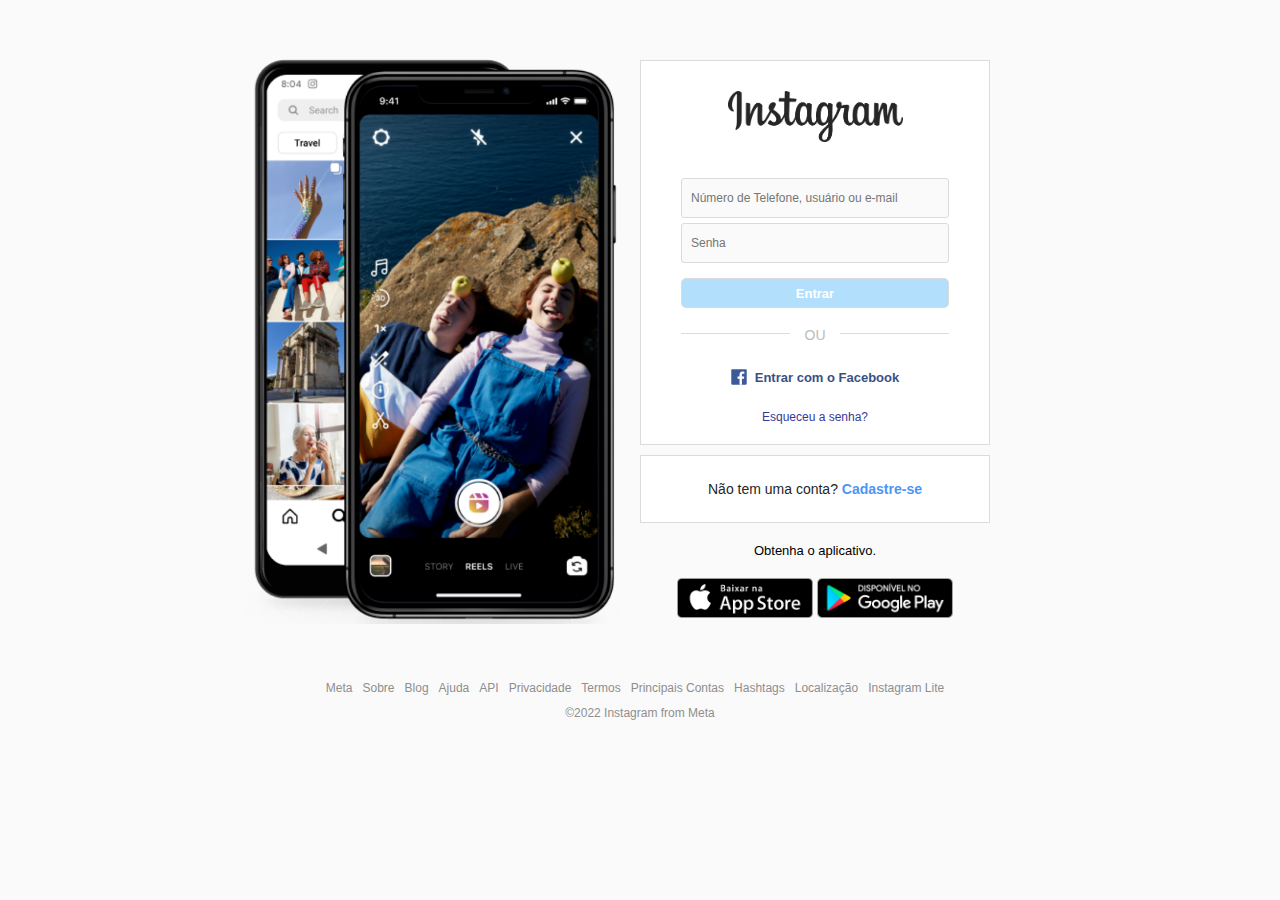
<file: index.html>
<!DOCTYPE html>
<html lang="en">
<head>
    <meta charset="UTF-8">
    <meta name="viewport" content="width=device-width, initial-scale=1.0">
    <title>Instagram</title>
    <link rel="stylesheet" href="css/styles.css">
    <link rel="shortcut icon" href="img/favicon.png" type="image/x-icon">
</head>
<body>
    <main>
        <div id="main-container">
            <!-- Banner Container -->
            <div id="banner-container">
                <img src="img/banner2.png" alt="Crie uma conta no Instagram">
            </div>
            <!-- Login e Registro -->
            <div id="form-container">
                <div id="form-box">
                    <img id="logo-insta" src="img/logo_instagram.png" alt="Instagram">
                    <form id="login-form">
                        <input 
                         type="text" 
                         name="username" 
                         placeholder="Número de Telefone, usuário ou e-mail" 
                         >
                        <input 
                         type="password" 
                         name="password" 
                         placeholder="Senha"
                         >
                        <input 
                         type="submit" 
                         value="Entrar"
                         > 
                    </form>
                    <!-- Redes Sociais -->
                    <div class="separator">
                        <div class="line"></div>
                        <span>Ou</span>
                    </div>
                    <div id="other-links">
                        <div id="facebook-login">
                            <a href="#">
                                <img src="img/logo_facebook.svg" alt="Facebook Login">
                                <span>Entrar com o Facebook</span>
                            </a>
                        </div>
                        <div id="forgot-pass">
                            <a href="#">Esqueceu a senha?</a>
                        </div>
                    </div>
                </div>
                <div id="register-container">
                    <p>Não tem uma conta? <a href="register.html">Cadastre-se</a></p>
                </div>
                <div id="get-app-container">
                    <p>Obtenha o aplicativo.</p>
                    <a href="https://apps.apple.com/br/app/instagram/id389801252">
                        <img src="img/apple_btn.png" alt="Apple Store">
                    </a>
                    <a href="https://play.google.com/store/apps/details?id=com.instagram.android&hl=pt_BR&gl=US&pli=1">
                        <img src="img/gplay_btn.png" alt="Google Play">
                    </a>
                </div>
            </div>
        </div>
    </main>
    <footer>
        <nav>
            <ul id="footer-links">
                <li><a href="#">Meta</a></li>
                <li><a href="#">Sobre</a></li>
                <li><a href="#">Blog</a></li>
                <li><a href="#">Ajuda</a></li>
                <li><a href="#">API</a></li>
                <li><a href="#">Privacidade</a></li>
                <li><a href="#">Termos</a></li>
                <li><a href="#">Principais Contas</a></li>
                <li><a href="#">Hashtags</a></li>
                <li><a href="#">Localização</a></li>
                <li><a href="#">Instagram Lite</a></li>
            </ul>
        </nav>
        <p id="copyright">&copy;2022 Instagram from Meta</p>
    </footer>
</body>
</html>
</file>
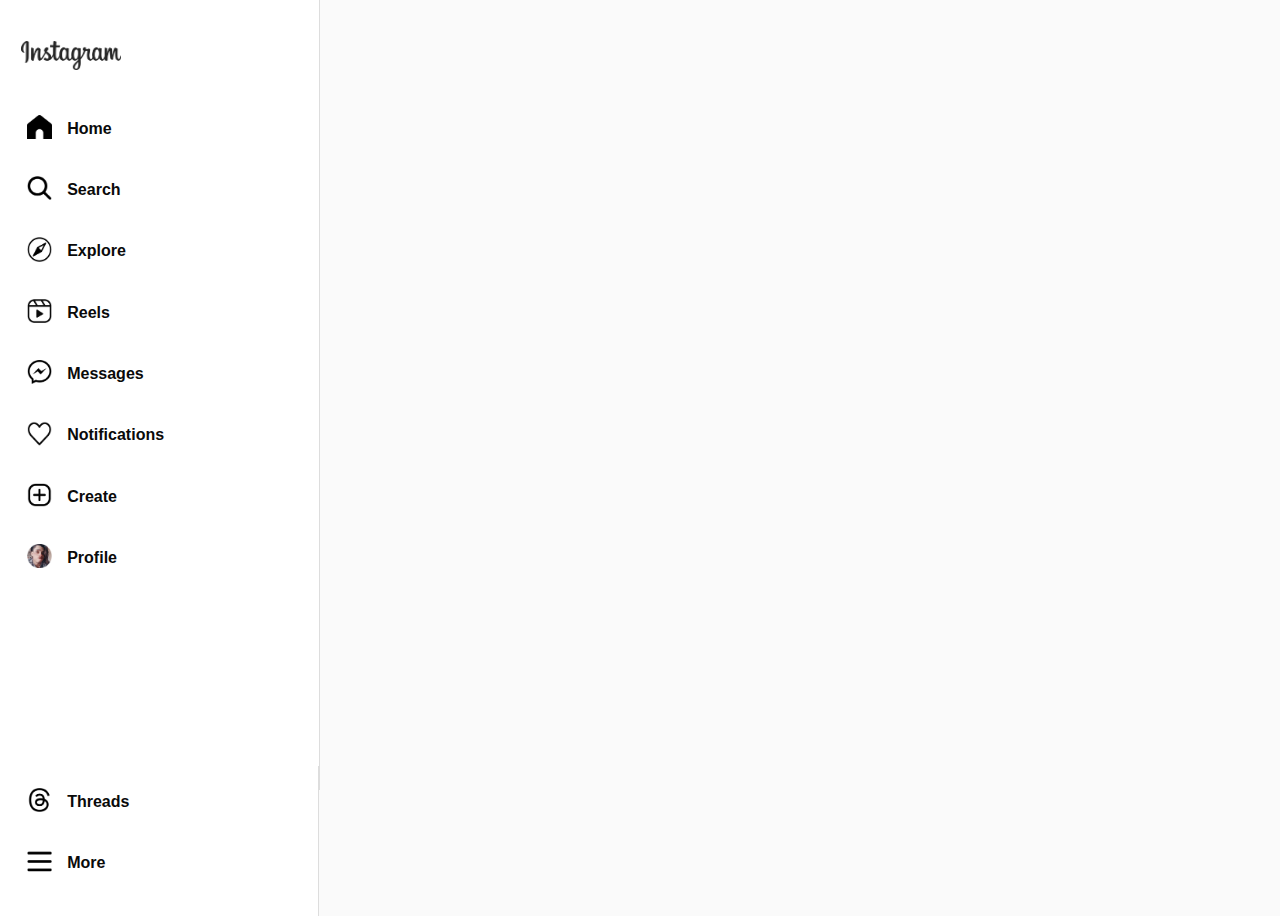
<file: home.html>
<!DOCTYPE html>
<html lang="en">
<head>
    <meta charset="UTF-8">
    <meta name="viewport" content="width=device-width, initial-scale=1.0">
    <title>Instagram</title>
    <link rel="stylesheet" href="css/styles.css">
    <link rel="shortcut icon" href="img/favicon.png" type="image/x-icon">
</head>
<body>
    <header>
        <nav id="navbar">
            <div id="navbar-inner">
                <img src="img/logo_instagram.png" alt="Logo Instagram" class="logo">            
                <ul id="nav-links">
                    <li>
                        <img src="img/home-insta.png" alt="Home" class="navbar-icon">
                        <a href="#">Home</a>
                    </li>
                    <li>
                        <img src="img/search-insta.png" alt="Search" class="navbar-icon">
                        <a href="#">Search</a>
                    </li>
                    <li>
                        <img src="img/explore-insta.png" alt="Explore" class="navbar-icon">
                        <a href="#">Explore</a>
                    </li>
                    <li>
                        <img src="img/reels-insta.png" alt="Reels" class="navbar-icon">
                        <a href="#">Reels</a>
                    </li>
                    <li>
                        <img src="img/message-insta.png" alt="Messages" class="navbar-icon">
                        <a href="#">Messages</a>
                    </li>
                    <li>
                        <img src="img/notif-insta.png" alt="Notifications" class="navbar-icon">
                        <a href="#">Notifications</a>
                    </li>
                    <li>
                        <img src="img/create-insta.png" alt="Create" class="navbar-icon">
                        <a href="#">Create</a>
                    </li>
                    <li>
                        <img src="img/profile-insta.png" alt="Profile" class="navbar-icon">
                        <a href="#">Profile</a>
                    </li>
                </ul> 
            </div>
            <div id="navbar-inner-2">
                <ul id="nav-links">
                    <li>
                        <img src="img/threads-insta.png" alt="Threads" class="navbar-icon">
                        <a href="#">Threads</a>
                    </li>
                    <li>
                        <img src="img/hamburger-insta.png" alt="More" class="navbar-icon">
                        <a href="#">More</a>
                    </li>
                </ul>
            </div>
        </nav>
    </header>

    <div class="container">
        <main id="instagram-feed">

        </main>
    </div>
</body>
</html>
</file>
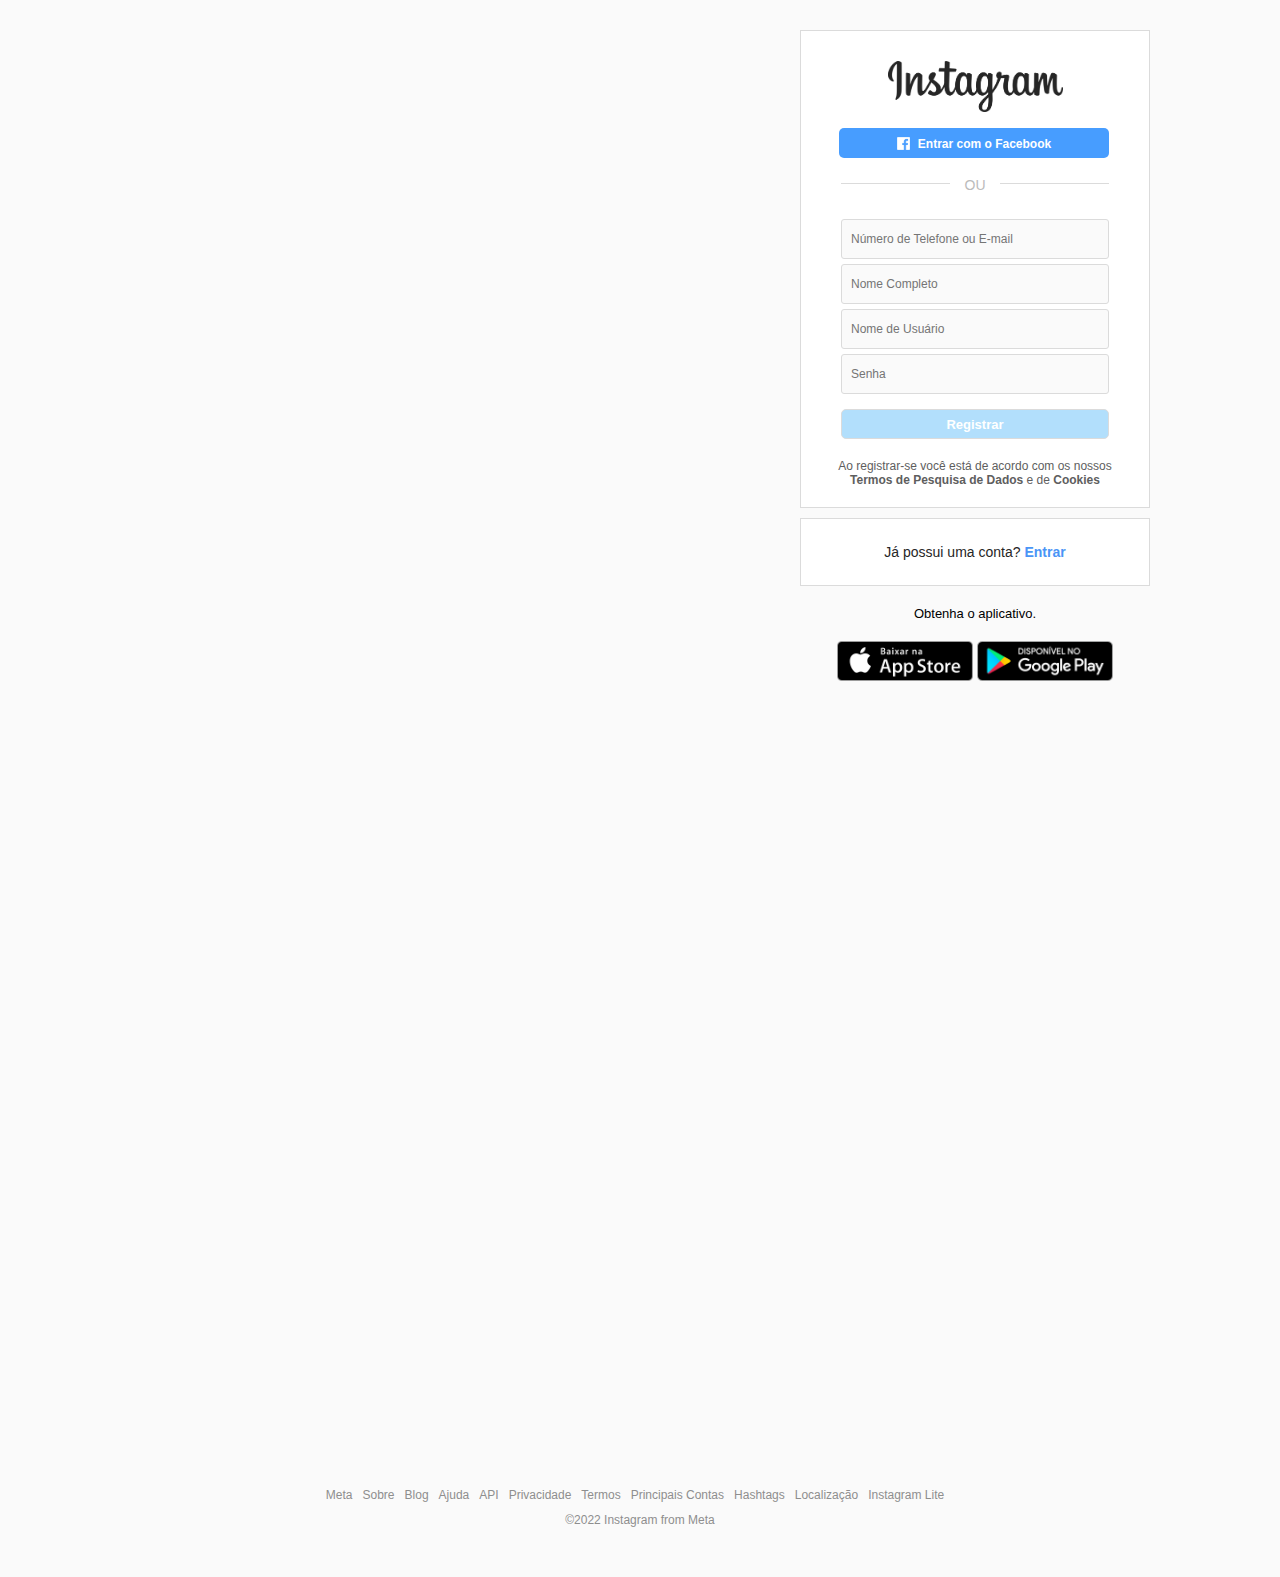
<file: register.html>
<!DOCTYPE html>
<html lang="en">
<head>
    <meta charset="UTF-8">
    <meta name="viewport" content="width=device-width, initial-scale=1.0">
    <title>Instagram</title>
    <link rel="stylesheet" href="css/styles.css">
    <link rel="shortcut icon" href="img/favicon.png" type="image/x-icon">
</head>
<body>
    <main>
        <div id="register-main-container">
            <!-- Facebook -->
            <!-- Registro -->

            <div id="register-form-container">
                <div id="register-form-box">
                    <img id="logo-insta" src="img/logo_instagram.png" alt="Instagram">
                    <div id="other-links">
                        <div id="facebook-login-register">
                            <a href="#">
                                <img src="img/logo_facebook.png" alt="Facebook Login">
                                <span>Entrar com o Facebook</span>
                            </a>
                        </div>
                        <div class="separator">
                            <div class="line"></div>
                            <span>Ou</span>
                        </div>
                    <form id="register-form">
                        <input 
                         type="text" 
                         name="email-celphone" 
                         placeholder="Número de Telefone ou E-mail" 
                         >
                         <input 
                         type="text" 
                         name="full-name" 
                         placeholder="Nome Completo" 
                         >
                         <input 
                         type="text" 
                         name="register-username" 
                         placeholder="Nome de Usuário" 
                         >
                        <input 
                         type="password" 
                         name="register-password" 
                         placeholder="Senha"
                         >
                        <input 
                         type="submit" 
                         value="Registrar"
                         > 
                    </form>
                    <!-- Redes Sociais -->
                        <div id="terms-of-use">
                            <p>Ao registrar-se você está de acordo com os nossos <span class="bold">Termos de Pesquisa de Dados</span> e de <span class="bold">Cookies</span></p>
                        </div>
                    </div>
                </div>
                <div id="already-login-container">
                    <p>Já possui uma conta? <a href="register.html">Entrar</a></p>
                </div>
                <div id="get-app-container">
                    <p>Obtenha o aplicativo.</p>
                    <a href="https://apps.apple.com/br/app/instagram/id389801252">
                        <img src="img/apple_btn.png" alt="Apple Store">
                    </a>
                    <a href="https://play.google.com/store/apps/details?id=com.instagram.android&hl=pt_BR&gl=US&pli=1">
                        <img src="img/gplay_btn.png" alt="Google Play">
                    </a>
                </div>
            </div>
        </div>
    </main>
    <footer>
        <nav>
            <ul id="footer-links">
                <li><a href="#">Meta</a></li>
                <li><a href="#">Sobre</a></li>
                <li><a href="#">Blog</a></li>
                <li><a href="#">Ajuda</a></li>
                <li><a href="#">API</a></li>
                <li><a href="#">Privacidade</a></li>
                <li><a href="#">Termos</a></li>
                <li><a href="#">Principais Contas</a></li>
                <li><a href="#">Hashtags</a></li>
                <li><a href="#">Localização</a></li>
                <li><a href="#">Instagram Lite</a></li>
            </ul>
        </nav>
        <p id="copyright">&copy;2022 Instagram from Meta</p>
    </footer>
</body>
</html>
</file>
<file: css/styles.css>
/* GERAL */
* {
    margin: 0;
    padding: 0;
    box-sizing: border-box;
    font-family: Helvetica;
}

body {
    background-color: #fafafa;
}

/* CONTAINERS */
#main-container {
    display: flex;
    margin-top: 30px;
}

#banner-container,
#form-container {
    flex: 1 1 0;
    width: 50%;
}

#banner-container {
    text-align: right;
}

#banner-container img {
    width: 100%;
    margin-right: 15px;
    margin-top: 25px;
    max-width: 380px;
}

#form-container {
    text-align: center;
}

/* LOGIN FORM */
#form-box {
    background-color: #FFF;
    border: 1px solid #dbdbdb;
    width: 350px;
    margin-top: 30px;
}

#logo-insta {
    width: 175px;
    height: 51px;
    margin: 30px auto 12px;
}

#login-form {
    margin-top: 20px;
}

#login-form input {
    display: block;
    font-size: 12px;
    padding: 12px 9px;
    background-color: #FAFAFA;
    border: 1px solid #DBDBDB;
    border-radius: 3px;
    width: 268px;
    margin: 5px auto;
}

#login-form input[type="submit"] {
    background-color: #B2DFFC;
    color: #FFF;
    margin-top: 15px;
    border-radius: 5px;
    height: 30px;
    font-size: 13px;
    padding: 0;
    font-weight: bold;
}

/* SEPARADOR */
.separator {
   position: relative
}

.line {
    border-top: 1px solid #DBDBDB;
    width: 268px;
    margin: 25px auto 35px;
}


.separator span {
    position: absolute;
    text-transform: uppercase;
    color: #bbb;
    background-color: #FFF;
    top: -6px;
    width: 50px;
    margin-left: -25px;
    font-size: 14px;
}

/* FACEBOOK LOGIN */
#facebook-login {
    margin-bottom: 25px;
}

#facebook-login a {
    text-decoration: none;
    color: #385185;
    display: flex;
    align-items: center;
    justify-content: center;
}

#facebook-login img {
    width: 16px;
    height: 16px;
    margin-right: 8px;
}

#facebook-login span {
    font-weight: bold;
    font-size: 13px;
    margin-top: 1px;
}

/* FORGOT PASSWORD */
#forgot-pass {
    margin-bottom: 20px;
    font-size: 12px;
}

#forgot-pass a {
    text-decoration: none;
    color: #373799;
}

/* REGISTER */
#register-container {
    background-color: #FFF;
    border: 1px solid #DBDBDB;
    width: 350px;
    margin-top: 10px;
    padding: 25px;
}

#register-container p {
    font-size: 14px;
    color: #262626;
}

#register-container a {
    color: #4a95f6;
    font-weight: bold;
    text-decoration: none;
}

/* GET APP */
#get-app-container {
    text-align: center;
    width: 350px;
}

#get-app-container p {
    margin: 20px 0;
    font-size: 13px;
}

#get-app-container a {
    text-decoration: none;
}

#get-app-container img {
    width: 136px;
    height: 40px;
}







/* REGISTER PAGE */

/* CONTAINERS */
#register-main-container {
    margin: 800px;
    margin-top: 30px;
}

#register-form-container {
    flex: 1 1 0;
    width: 50%;
}

#register-form-container {
    text-align: center;
}

/* LOGIN FORM */
#register-form-box {
    background-color: #FFF;
    border: 1px solid #dbdbdb;
    width: 350px;
    margin-top: 30px;
}

#logo-insta {
    width: 175px;
    height: 51px;
    margin: 30px auto 12px;
}

#register-form {
    margin-top: 20px;
}

#register-form input {
    display: block;
    font-size: 12px;
    padding: 12px 9px;
    background-color: #FAFAFA;
    border: 1px solid #DBDBDB;
    border-radius: 3px;
    width: 268px;
    margin: 5px auto;
}

#register-form input[type="submit"] {
    background-color: #B2DFFC;
    color: #FFF;
    margin-top: 15px;
    border-radius: 5px;
    height: 30px;
    font-size: 13px;
    padding: 0;
    font-weight: bold;
}

/* SEPARADOR */
.separator {
   position: relative
}

.line {
    border-top: 1px solid #DBDBDB;
    width: 268px;
    margin: 25px auto 35px;
}


.separator span {
    position: absolute;
    text-transform: uppercase;
    color: #bbb;
    background-color: #FFF;
    top: -6px;
    width: 50px;
    margin-left: -25px;
    font-size: 14px;
}

/* FACEBOOK LOGIN */
#facebook-login-register {
    margin: 0px 0px 25px 0px;
}

#facebook-login-register a {
    display: flex;
    text-decoration: none;
    color: #ffffff;
    display: flex;
    align-items: center;
    justify-content: center;
    margin-left: 38px;
    background-color: #479dff;
    width: 270px;
    height: 30px;
    border-radius: 5px;
}

#facebook-login-register img {
    width: 13px;
    height: 13px;
    margin-right: 8px;
}

#facebook-login-register span {
    font-weight: bold;
    font-size: 12px;
    margin-top: 1px;
}

/* FORGOT PASSWORD */
#terms-of-use {
    margin: 20px 15px;
    font-size: 12px;
    color: #5e5e5e;
}

#terms-of-use span {
    font-weight: bold;
    color: #5e5e5e;
}

/* REGISTER */
#already-login-container {
    background-color: #FFF;
    border: 1px solid #DBDBDB;
    width: 350px;
    margin-top: 10px;
    padding: 25px;
}

#already-login-container p {
    font-size: 14px;
    color: #262626;
}

#already-login-container a {
    color: #4a95f6;
    font-weight: bold;
    text-decoration: none;
}

/* GET APP */
#get-app-container {
    text-align: center;
    width: 350px;
}

#get-app-container p {
    margin: 20px 0;
    font-size: 13px;
}

#get-app-container a {
    text-decoration: none;
}

#get-app-container img {
    width: 136px;
    height: 40px;
}





/* FOOTER */
footer {
    text-align: left;
    width: 1000px;
    margin: 50px auto;
    display: flex;
    flex-direction: column;
    justify-content: center;
    align-items: center;
}

footer #footer-links {
    display: flex;
    list-style: none;
}

#footer-links li {
    margin-right: 10px;
}

#footer-links a,
#copyright {
    text-decoration: none;
    color: #8e8e8e;
    font-size: 12px;
}

#copyright {
    margin-top: 10px;
}





/* RESPONSIVITY */

@media(max-width: 770px) {
    body {
        background-color: #fff;
    }

    #banner-container {
        display: none;
    }

    #main-container,
    #form-box {
        margin-top: 0;
    }

    #form-container,
    #form-box,
    #register-cotnainer,
    #get-app-container {
       width: 100%;
       border: none; 
    }

    #register-container {
        margin-left: 207px;
    }

    footer {
        width: 90%;
    }

    #footer-links {
        flex-wrap: wrap;
        justify-content: center;
    }

    #footer-links {
        margin-bottom: 10px;
    }
}

@media(max-width: 450px) {

    body {
        background-color: #fff;
    }

    #banner-container {
        display: none;
    }

    #main-container,
    #form-box {
        margin-top: 0;
    }

    #form-container,
    #form-box,
    #register-cotnainer,
    #get-app-container {
       width: 100%;
       border: none; 
    }

    #register-container {
        margin-left: 33px;
    }

    footer {
        width: 90%;
    }

    #footer-links {
        flex-wrap: wrap;
        justify-content: center;
    }

    #footer-links {
        margin-bottom: 10px;
    }
}

@media(max-width: 430px) {
    #register-container {
        margin-left: 40px;
    }
} 

@media(max-width: 414px) {
    #register-container {
        margin-left: 32px;
    }
} 

@media(max-width: 412px) {
    #register-container {
        margin-left: 32px;
    }
} 

@media(max-width: 400px) {
    #register-container {
        margin-left: 20px;
    }
} 

@media(max-width: 375px) {
    #register-container {
        margin-left: 13px;
    }
} 

@media(max-width: 360px) {
    #register-container {
        margin-left: 18px;
        width: 90%;
    }
} 

@media(max-width: 280px) {
    #register-container {
        margin-left: 15px;
    }
} 




/* HOME INSTAGRAM */
#navbar {
    width: 320px;
    height: 790px;
    background-color: #FFF;
    border-right: 1px solid #DDD;
}

 #navbar-inner ul {
    list-style: none;
} 

#navbar-inner a {
    text-decoration: none;
    color: #0a0a0a;
}

#navbar-inner li {
    display: flex;
    margin-bottom: 10px;
    padding: 1rem;
    background-color: rgb(255, 255, 255);
    border-radius: 10px;
    font-weight: bold;
}

#navbar-inner li:hover {
    cursor: pointer;
    transition: 0.4s;
    background-color: #DBDBDB;
}

#navbar-inner {
    padding: .7rem;
    background-color: #ffffff;
}

#navbar-inner form {
    display: flex;
    flex-direction: column;
    justify-content: center;
}

#navbar-inner input {
    padding: 1rem 1rem;
    border: 1px solid #DDD;
}





 #navbar-inner-2 ul {
    list-style: none;
} 

#navbar-inner-2 a {
    text-decoration: none;
    color: #0a0a0a;
}

#navbar-inner-2 li {
    display: flex;
    margin-bottom: 10px;
    padding: 1rem;
    background-color: rgb(255, 255, 255);
    border-radius: 10px;
    font-weight: bold;
}

#navbar-inner-2 li:hover {
    cursor: pointer;
    transition: 0.4s;
    background-color: #DBDBDB;
}

#navbar-inner-2 {
    margin-top: 160px;
    padding: .7rem;
    height: 150px;
    background-color: #FFF;
    border-right: 1px solid #DDD;
}

#navbar-inner-2 form {
    display: flex;
    flex-direction: column;
    justify-content: center;
}

#navbar-inner-2 input {
    padding: 1rem 1rem;
    border: 1px solid #DDD;
}

.logo {
    margin: 30px 0px 30px 10px;
    width: 100px;

}

#nav-links img {
    width: 25px;
    margin: -5px 15px 0 0;
}
</file>
